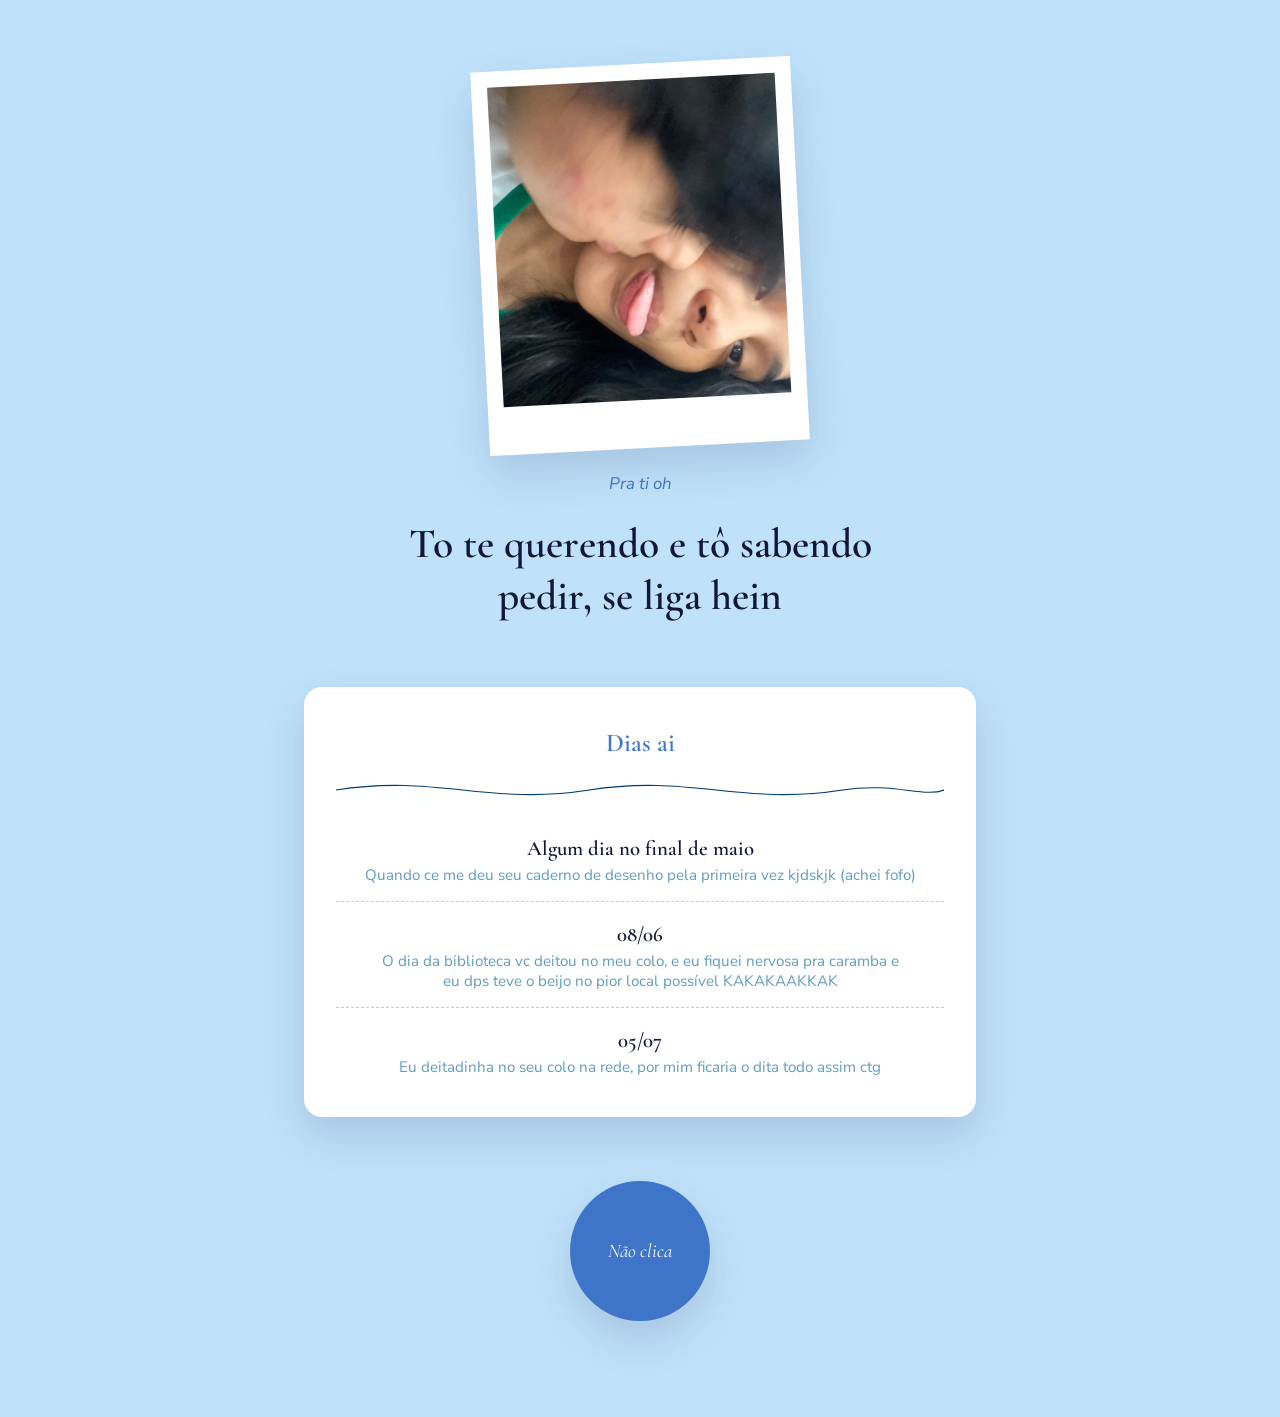
<file: index.html>
<!DOCTYPE html>
<html lang="pt-br">
<head>
  <meta charset="UTF-8" />
  <meta name="viewport" content="width=device-width, initial-scale=1.0" />
  <title>Para Você</title>


  <link rel="preconnect" href="https://fonts.googleapis.com" />
  <link rel="preconnect" href="https://fonts.gstatic.com" crossorigin />
  <link
    href="https://fonts.googleapis.com/css2?family=Cormorant+Garamond:ital,wght@0,400;0,600;1,500&family=Nunito+Sans:wght@400;600;700&display=swap"
    rel="stylesheet"
  />


  <link rel="stylesheet" href="css/style.css" />
</head>
<body>

  <main class="pagina-inicial">


    <section class="hero">
      <div class="polaroid">
        <img src="img/casal.jpg" alt="Foto do casal" class="foto-casal" />
      </div>

      <p class="texto-personalizado">
        Pra ti oh
      </p>

      <h1 class="titulo-principal">To te querendo e tô sabendo pedir, se liga hein </h1>
    </section>

    <section class="datas-importantes" aria-label="Datas importantes">
      <h2 class="datas-titulo">Dias ai</h2>

      <svg class="fio-decorativo" viewBox="0 0 600 60" preserveAspectRatio="none" aria-hidden="true">
        <path d="M0,30 C 100,0 150,60 250,30 C 350,0 400,60 500,30 C 550,15 580,45 600,30" />
      </svg>

      <ul class="lista-datas">
        <li class="data-item">
          <span class="data-dia">Algum dia no final de maio</span>

          <span class="data-descricao">Quando ce me deu seu caderno de desenho pela primeira vez kjdskjk (achei fofo)</span>
        </li>
        <li class="data-item">
          <span class="data-dia">08/06</span>
          <span class="data-descricao">O dia da biblioteca vc deitou no meu colo, e eu fiquei nervosa pra caramba e <br>
          eu dps  teve o beijo no pior local possível KAKAKAAKKAK </span>
        </li>
        <li class="data-item">
          <span class="data-dia">05/07</span>
          <span class="data-descricao">Eu deitadinha no seu colo na rede, por mim ficaria o dita todo assim ctg</span>
        </li>
      </ul>
    </section>

    <section class="secao-botao">
      <a href="jogo.html" class="botao-selo">

        <span>Não clica</span>
      </a>
    </section>

  </main>

</body>
</html>
</file>
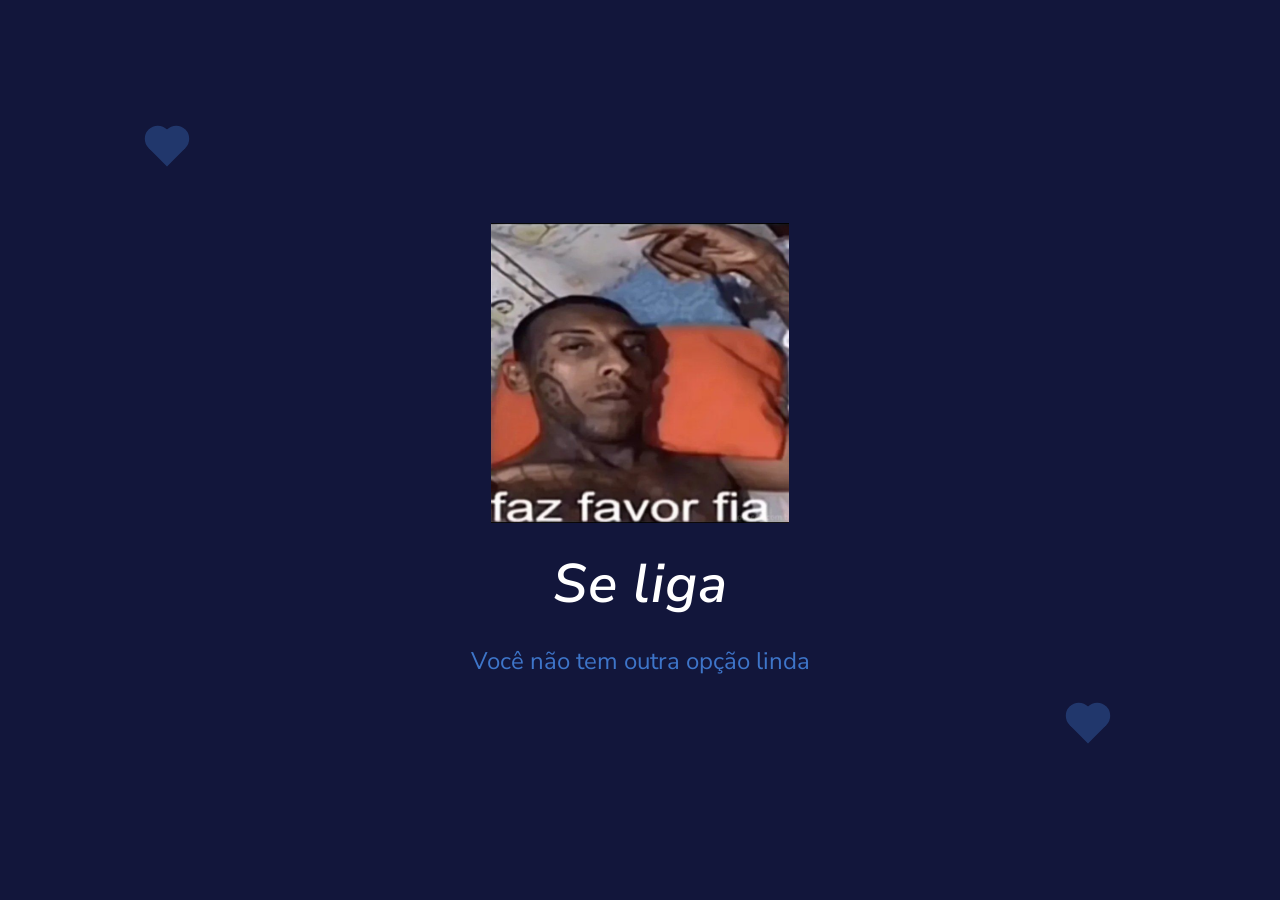
<file: final.html>
<!DOCTYPE html>
<html lang="pt-br">
<head>
  <meta charset="UTF-8" />
  <meta name="viewport" content="width=device-width, initial-scale=1.0" />
  <title>Ainda bem</title>

  <link rel="preconnect" href="https://fonts.googleapis.com" />
  <link rel="preconnect" href="https://fonts.gstatic.com" crossorigin />
  <link
    href="https://fonts.googleapis.com/css2?family=Cormorant+Garamond:ital,wght@0,400;0,600;1,500&family=Nunito+Sans:wght@400;600;700&display=swap"
    rel="stylesheet"
  />

  <link rel="stylesheet" href="css/style.css" />
</head>
<body>

  <main class="pagina-final">
    <span class="coracao coracao-1" aria-hidden="true"></span>
    <span class="coracao coracao-2" aria-hidden="true"></span>

    <div class="conteudo-final">


      <div class="moldura-final">

        <img src="img/final.jpg" alt="Foto final" class="foto-final" />
      </div>


      <h1 class="texto-final">Se liga</h1>


      <p class="subtexto-final">Você não tem outra opção linda</p>
    </div>

  </main>

</body>
</html>
</file>
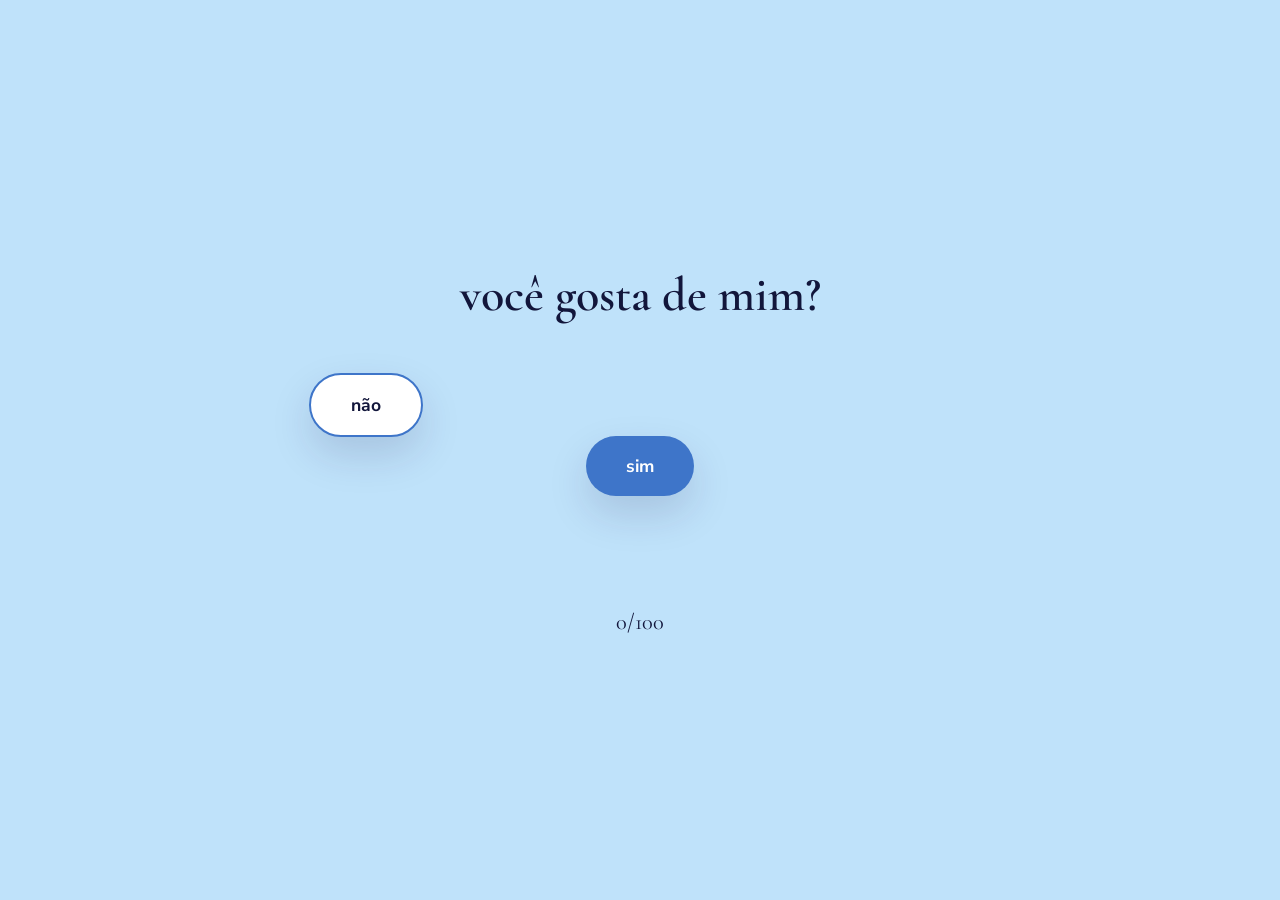
<file: jogo.html>
<!DOCTYPE html>
<html lang="pt-br">
<head>
  <meta charset="UTF-8" />
  <meta name="viewport" content="width=device-width, initial-scale=1.0" />
  <title>Uma pergunta rápida</title>

  <link rel="preconnect" href="https://fonts.googleapis.com" />
  <link rel="preconnect" href="https://fonts.gstatic.com" crossorigin />
  <link
    href="https://fonts.googleapis.com/css2?family=Cormorant+Garamond:ital,wght@0,400;0,600;1,500&family=Nunito+Sans:wght@400;600;700&display=swap"
    rel="stylesheet"
  />

  <link rel="stylesheet" href="css/style.css" />
</head>
<body>

  <main class="pagina-jogo">

    <h1 class="pergunta">você gosta de mim?</h1>

  
    <div class="area-botoes" id="areaBotoes">

    
      <button type="button" class="botao-sim" id="botaoSim">
        sim
      </button>

      <button type="button" class="botao-nao" id="botaoNao">
        não
      </button>
    </div>

    <p class="contador" id="contador">0/100</p>

  </main>

  <script src="js/script.js"></script>
</body>
</html>
</file>
<file: css/style.css>
:root {
  --cor-fundo: #bfe2fa;
  --cor-fundo-escura: #12163b;
  --cor-texto: #12163b;
  --cor-destaque: #3e75c9;
  --cor-destaque-2: #003b72;
  --cor-clara: #FFFFFF;
  --fonte-titulo: 'Cormorant Garamond', serif;
  --fonte-texto: 'Nunito Sans', sans-serif;
  --velocidade-animacao: 0.4s;
  --raio-borda: 18px;
   --sombra-padrao: 0 18px 40px rgba(33, 28, 78, 0.15);
}

@media (prefers-reduced-motion: reduce) {
  * {
    animation-duration: 0.001ms !important;
    animation-iteration-count: 1 !important;
    transition-duration: 0.001ms !important;
  }
}

* {
  box-sizing: border-box;
  margin: 0;
  padding: 0;
}

body {
  font-family: var(--fonte-texto);
  background-color: var(--cor-fundo);
  color: var(--cor-texto);
  min-height: 100vh;
  overflow-x: hidden;
}

a:focus-visible,
button:focus-visible {
  outline: 3px solid var(--cor-destaque-2);
  outline-offset: 3px;
}


.pagina-inicial {
  display: flex;
  flex-direction: column;
  align-items: center;
  gap: 64px;
  padding: 64px 24px 96px;
  max-width: 720px;
  margin: 0 auto;
}

.hero {
  display: flex;
  flex-direction: column;
  align-items: center;
  text-align: center;
  gap: 24px;
}

.polaroid {
  background: var(--cor-clara);
  padding: 16px 16px 48px;
  box-shadow: var(--sombra-padrao);
  transform: rotate(-3deg);
  transition: transform var(--velocidade-animacao) ease;
  max-width: 320px;
  width: 100%;
}

.polaroid:hover {
  transform: rotate(0deg) scale(1.02);
}

.foto-casal {
  width: 100%;
  height: 320px;
  object-fit: cover;
  display: block;
  background-color: #EAD7DA;
}

.texto-personalizado {
  font-style: italic;
  font-size: 1.05rem;
  color: var(--cor-destaque);
  max-width: 480px;
}

.titulo-principal {
  font-family: var(--fonte-titulo);
  font-weight: 600;
  font-size: clamp(1.8rem, 5vw, 2.6rem);
  line-height: 1.25;
  max-width: 480px;
}

.datas-importantes {
  width: 100%;
  background: var(--cor-clara);
  border-radius: var(--raio-borda);
  padding: 40px 32px;
  box-shadow: var(--sombra-padrao);
  text-align: center;
  position: relative;
}

.datas-titulo {
  font-family: var(--fonte-titulo);
  font-weight: 600;
  font-size: 1.6rem;
  color: var(--cor-destaque);
  margin-bottom: 8px;
}

.fio-decorativo {
  width: 100%;
  height: 32px;
  margin: 8px 0 24px;
}

.fio-decorativo path {
  fill: none;
  stroke: var(--cor-destaque-2);
  stroke-width: 2;
  stroke-linecap: round;
}

.lista-datas {
  list-style: none;
  display: flex;
  flex-direction: column;

  gap: 20px;
}

.data-item {
  display: flex;
  flex-direction: column;
  gap: 4px;
  border-bottom: 1px dashed #b8c8ff;
  padding-bottom: 16px;
}

.data-item:last-child {
  border-bottom: none;
  padding-bottom: 0;
}

.data-dia {
  font-family: var(--fonte-titulo);
  font-weight: 600;
  font-size: 1.3rem;
  color: var(--cor-fundo-escura);
}

.data-descricao {
  font-size: 0.95rem;
  color: #619cbe;
}

.secao-botao {
  display: flex;
  justify-content: center;
}

.botao-selo {
  display: inline-flex;
  align-items: center;
  justify-content: center;
  text-decoration: none;

  width: 140px;
  height: 140px;
  border-radius: 50%;
  background: var(--cor-destaque);
  color: var(--cor-clara);
  font-family: var(--fonte-titulo);
  font-size: 1.2rem;
  font-style: italic;
  box-shadow: var(--sombra-padrao);
  transition: transform var(--velocidade-animacao) ease, background var(--velocidade-animacao) ease;
}

.botao-selo:hover {
  transform: scale(1.06) rotate(-2deg);
  background: var(--cor-destaque-2);
}


.pagina-jogo {
  min-height: 100vh;
  display: flex;
  flex-direction: column;
  align-items: center;
  justify-content: center;
  text-align: center;
  gap: 32px;
  padding: 24px;
}

.pergunta {
  font-family: var(--fonte-titulo);
  font-weight: 600;
  font-size: clamp(2rem, 6vw, 3rem);
  max-width: 600px;
}

.area-botoes {
  position: relative;
  display: flex;
  align-items: center;
  justify-content: center;
  gap: 32px;
  width: min(90vw, 700px);
  height: 220px;
}

.botao-sim,
.botao-nao {
  border: none;
  cursor: pointer;
  font-family: var(--fonte-texto);
  font-weight: 700;
  font-size: 1.1rem;
  padding: 18px 40px;
  border-radius: 999px;
  box-shadow: var(--sombra-padrao);
  transition: transform var(--velocidade-animacao) ease, background var(--velocidade-animacao) ease;
}

.botao-sim {
  background: var(--cor-destaque);
  color: var(--cor-clara);
}

.botao-sim:hover {
  transform: scale(1.05);
  background: var(--cor-destaque-2);
}

.botao-sim:active {
  transform: scale(0.96);
}

.botao-nao {
  background: var(--cor-clara);
  color: var(--cor-fundo-escura);
  border: 2px solid var(--cor-destaque);
  position: absolute;
  left: 60%;
}

.contador {
  font-family: var(--fonte-titulo);
  font-size: 1.4rem;
  color: var(--cor-fundo-escura);
}



.pagina-final {
  min-height: 100vh;
  display: flex;
  align-items: center;
  justify-content: center;
  padding: 24px;
  background: var(--cor-fundo-escura);
  position: relative;
  overflow: hidden;
}


.coracao {
  position: absolute;
  width: 26px;
  height: 26px;
  background: var(--cor-destaque);
  opacity: 0.35;
  transform: rotate(-45deg);
  animation: flutuar 6s ease-in-out infinite;
}

.coracao::before,
.coracao::after {
  content: "";
  position: absolute;
  width: 26px;
  height: 26px;
  background: var(--cor-destaque);
  border-radius: 50%;
}


.coracao::before {
  top: -13px;
  left: 0;
}


.coracao::after {
  top: 0;
  left: 13px;
}

.coracao-1 {
  top: 15%;
  left: 12%;
}

.coracao-2 {
  bottom: 18%;
  right: 14%;
  animation-delay: 2s;
}

@keyframes flutuar {
  0%, 100% { transform: translateY(0) rotate(-45deg); }
  50% { transform: translateY(-16px) rotate(-45deg); }
}

.conteudo-final {
  display: flex;
  flex-direction: column;
  align-items: center;
  text-align: center;
  gap: 24px;
  animation: aparecer 1.2s ease forwards;
  position: relative;
  z-index: 1;
}

@keyframes aparecer {
  from { opacity: 0; transform: translateY(16px); }
  to { opacity: 1; transform: translateY(0); }
}



.foto-final {
  width: 100%;
  height: 300px;
  object-fit: cover;
  display: block;
  background-color: #EAD7DA;
}


.texto-final {
  font-weight: var(--fonte-titulo);
  font-style: italic;
  font-weight: 600;
 
  font-size: clamp(2.2rem, 7vw, 3.4rem);
  color: var(--cor-clara);
  letter-spacing: 1px;
}

.subtexto-final {
  
  color: var(--cor-destaque);
  font-size: 1.5rem;
  max-width: 400px;
}


@media (max-width: 480px) {
  .pagina-inicial {
    gap: 48px;
    padding: 40px 16px 64px;
  }

  .datas-importantes {
    padding: 28px 20px;
  }

  .area-botoes {
    height: 260px;
  }

  .botao-sim,
  .botao-nao {
    padding: 14px 28px;
    font-size: 1rem;
  }
}
</file>
